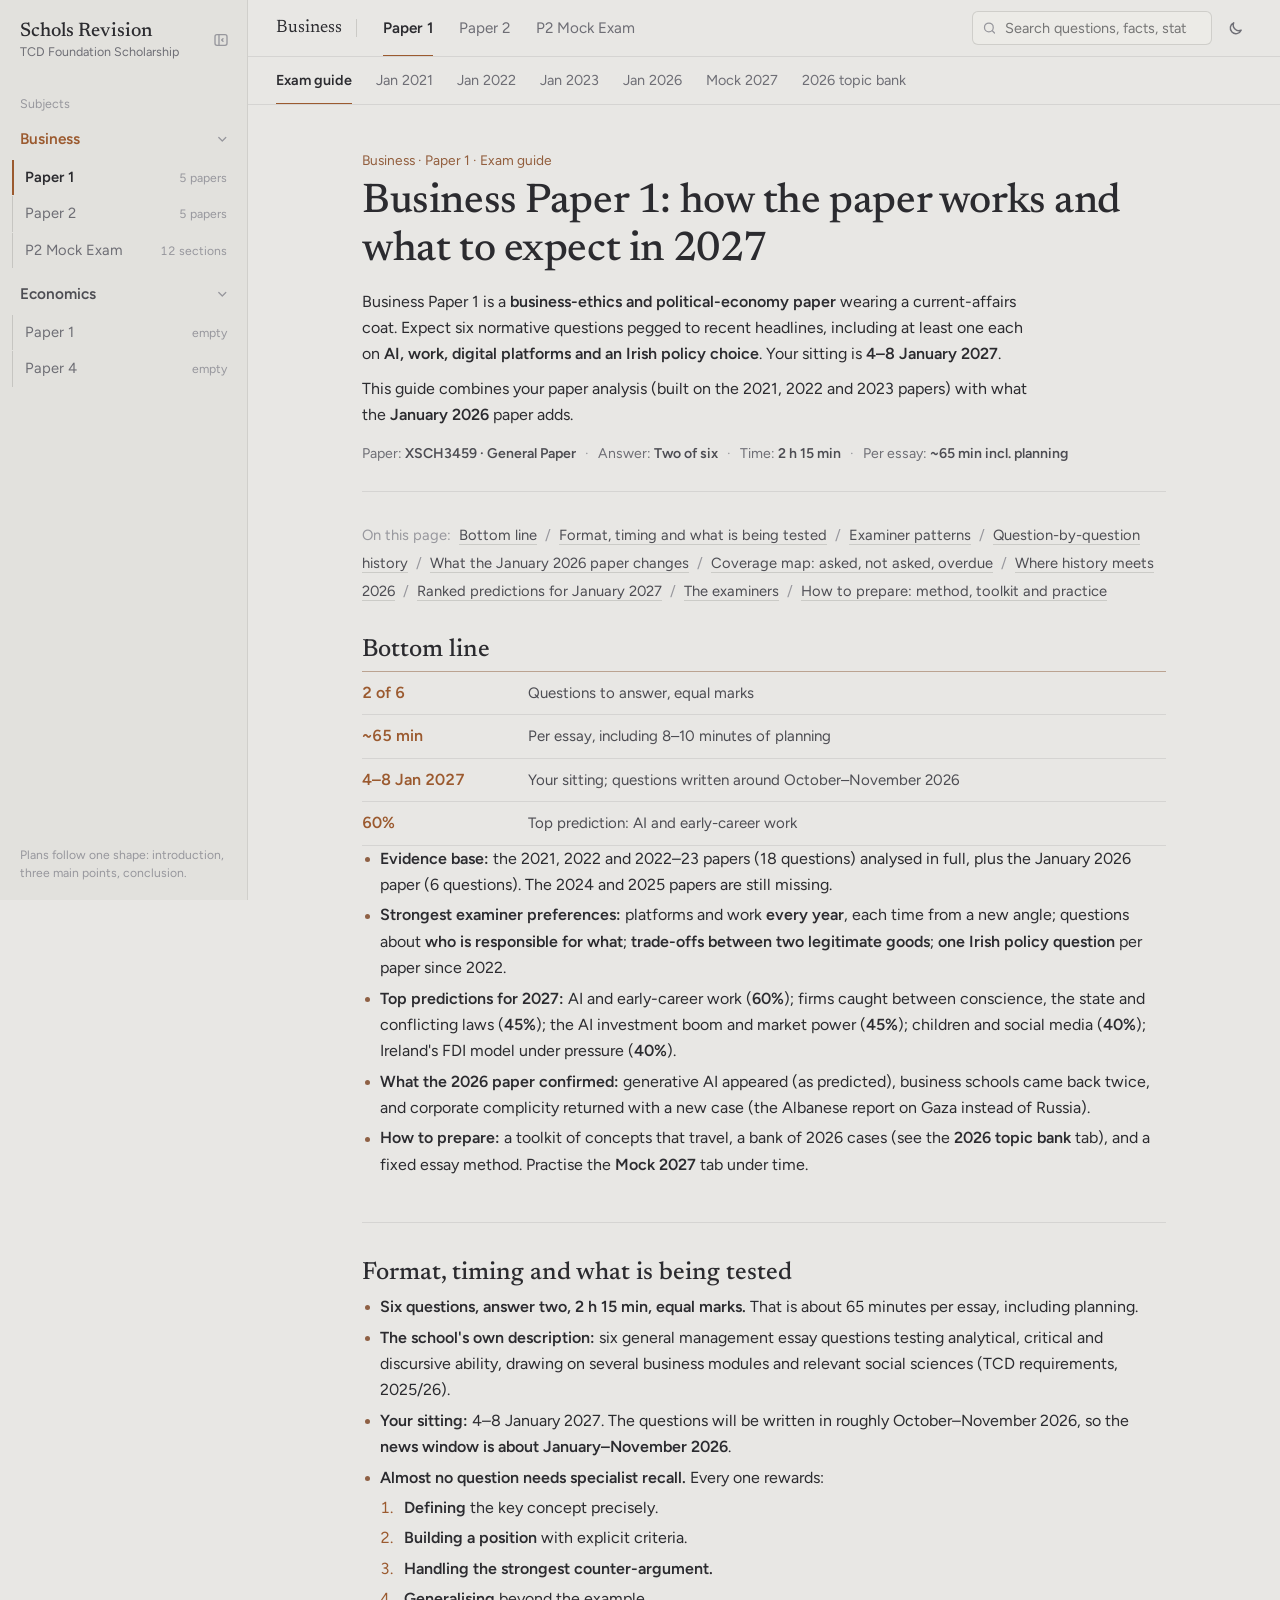
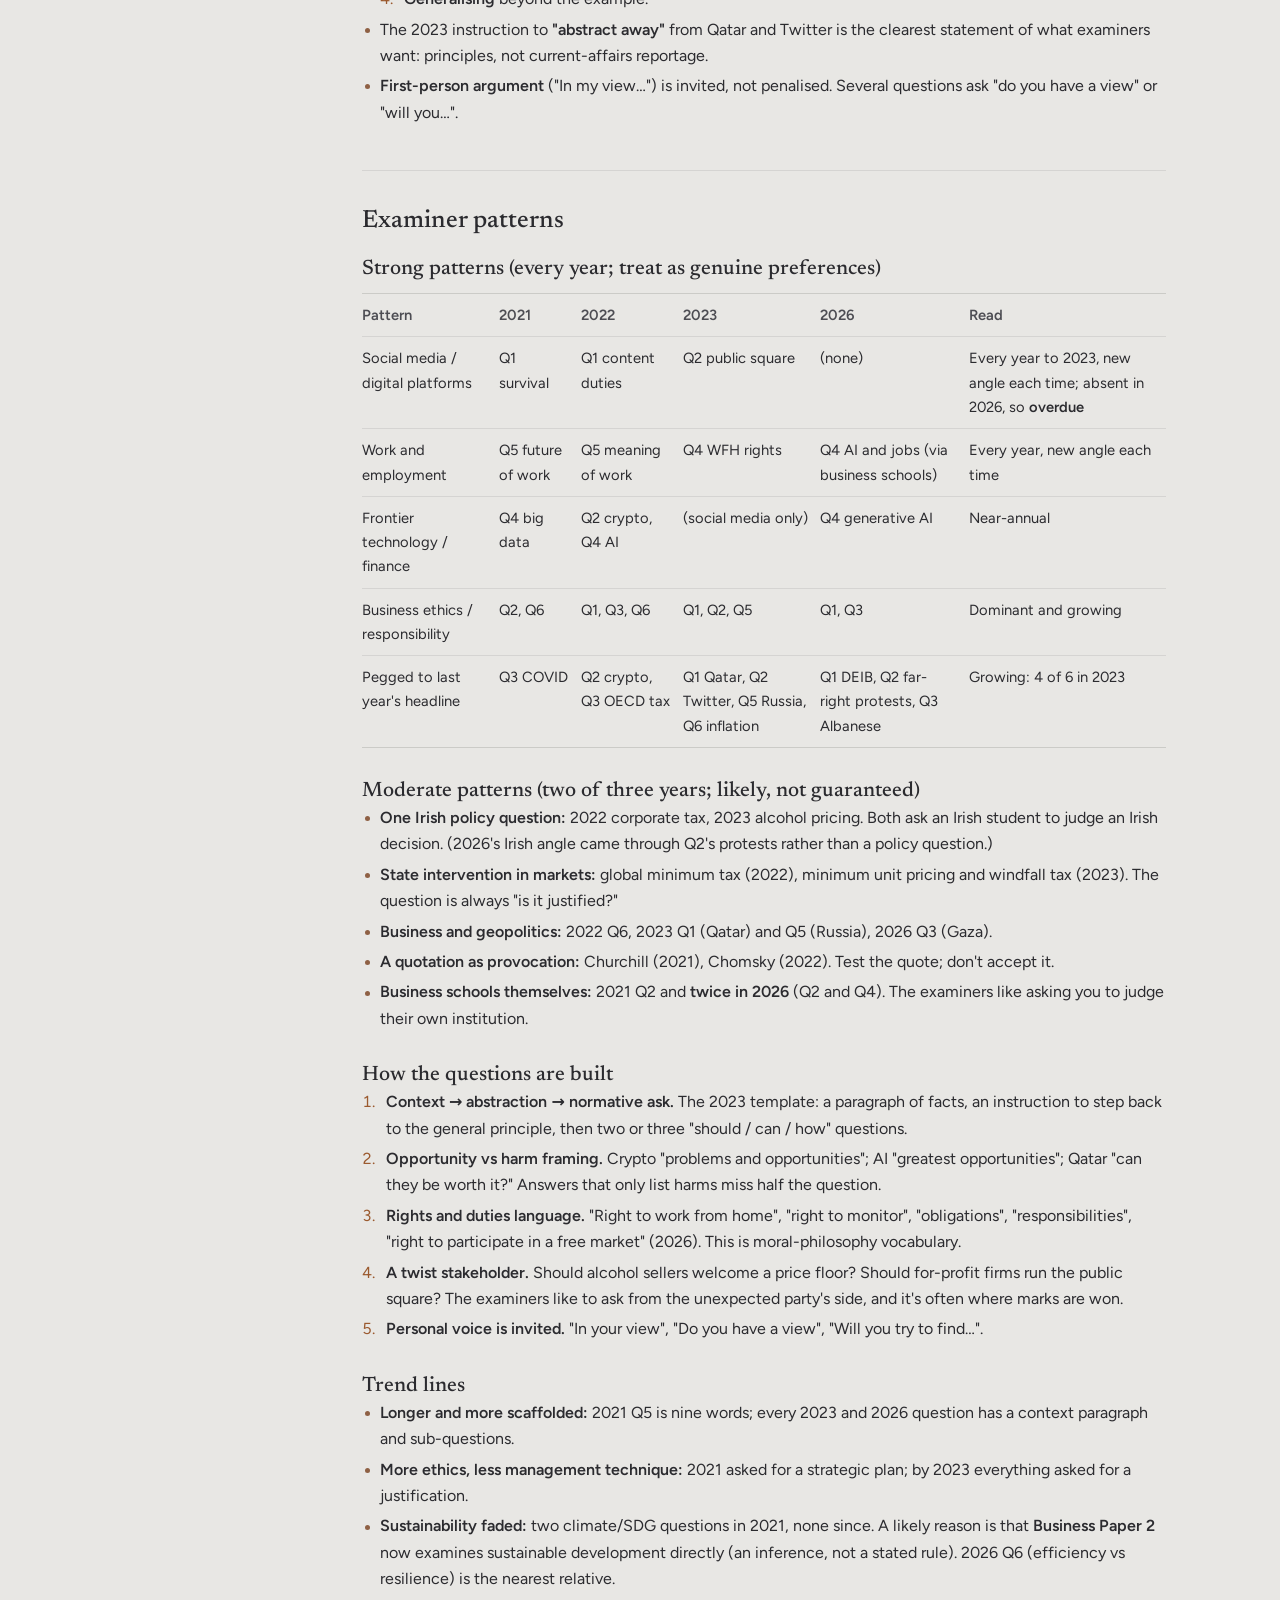
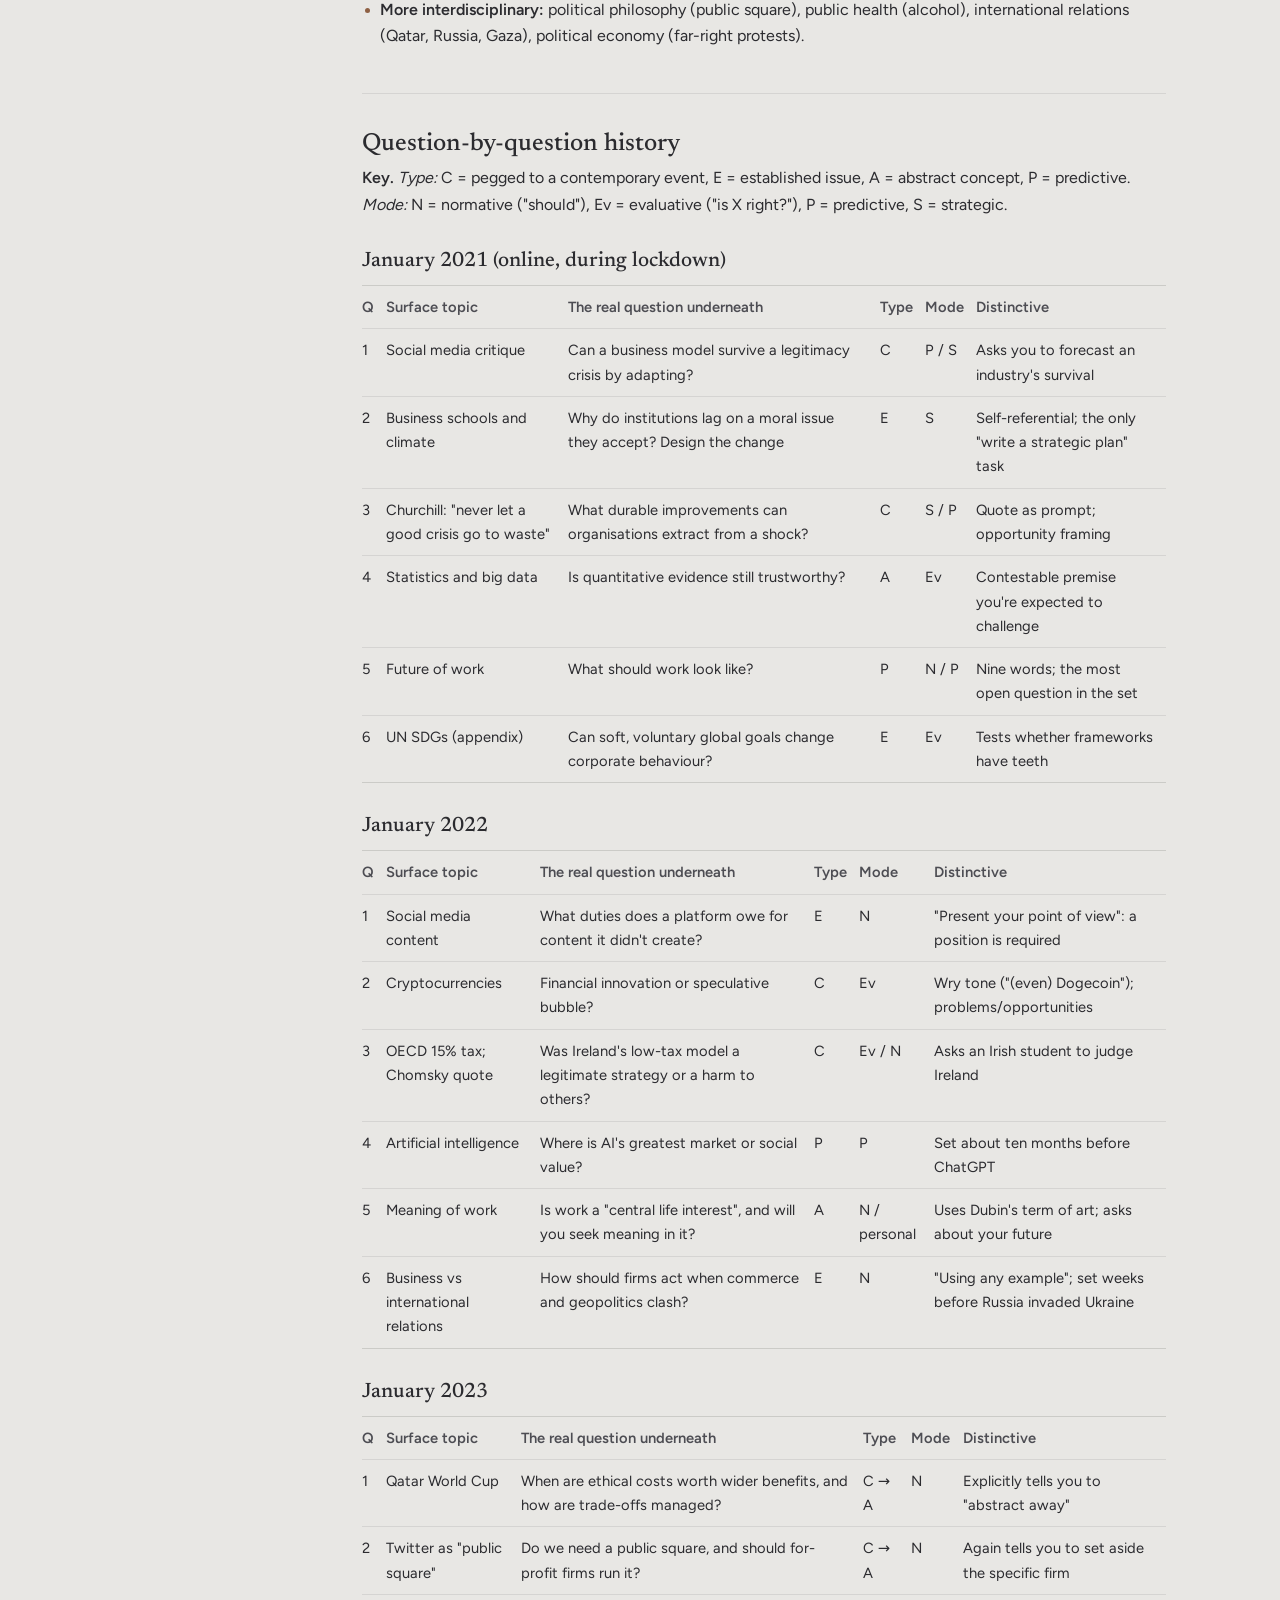
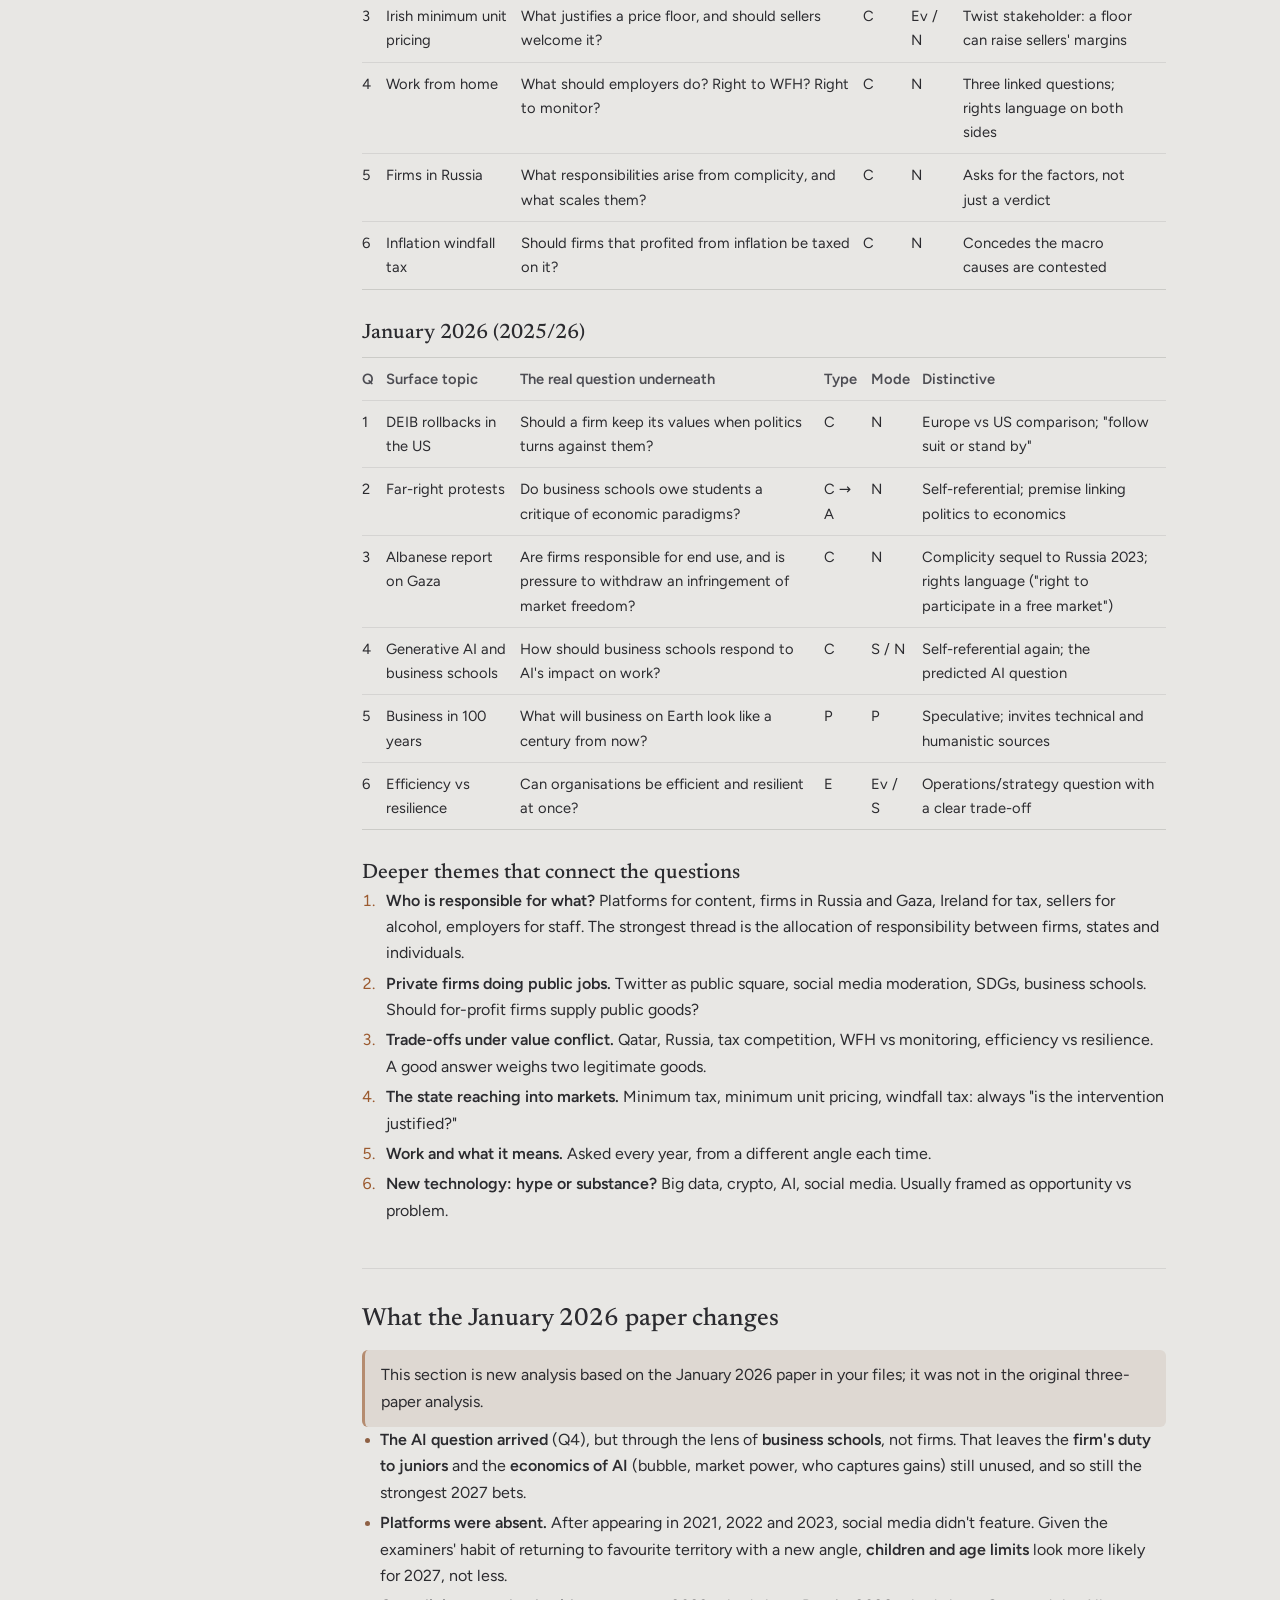
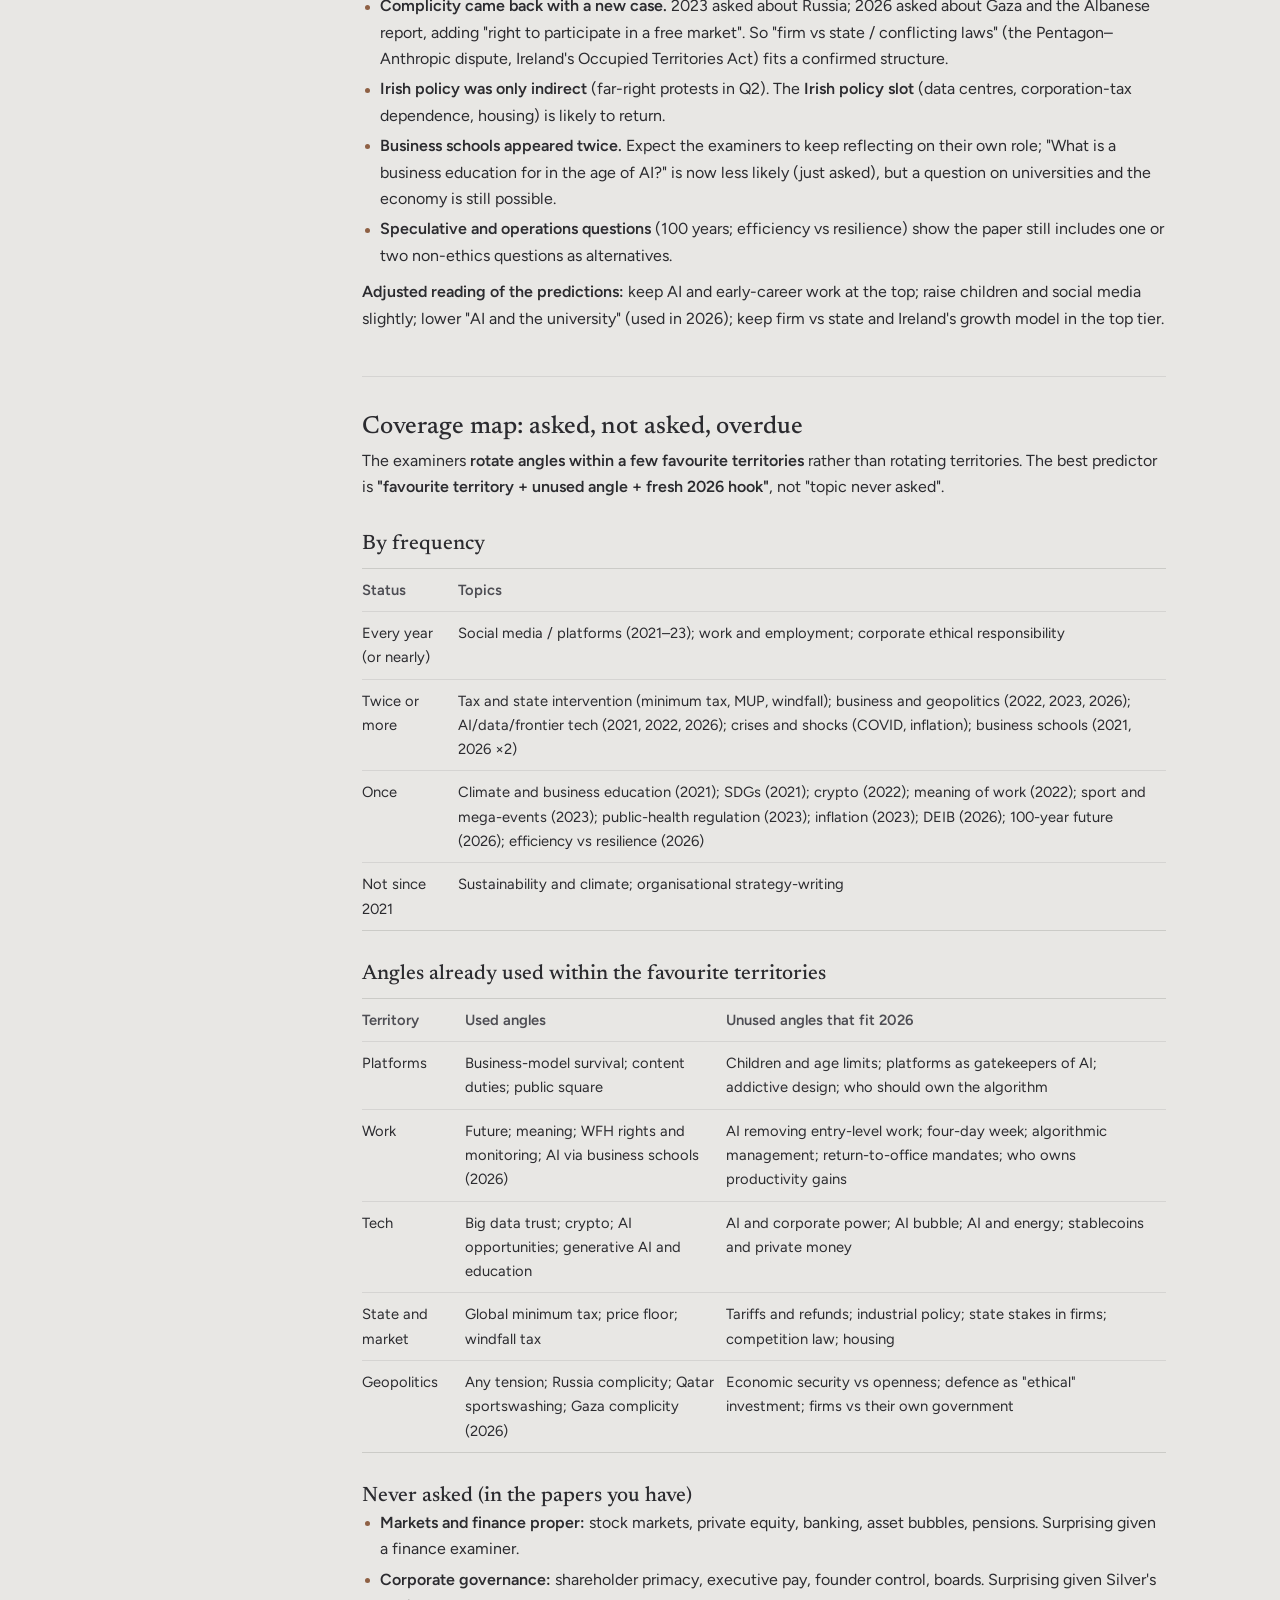
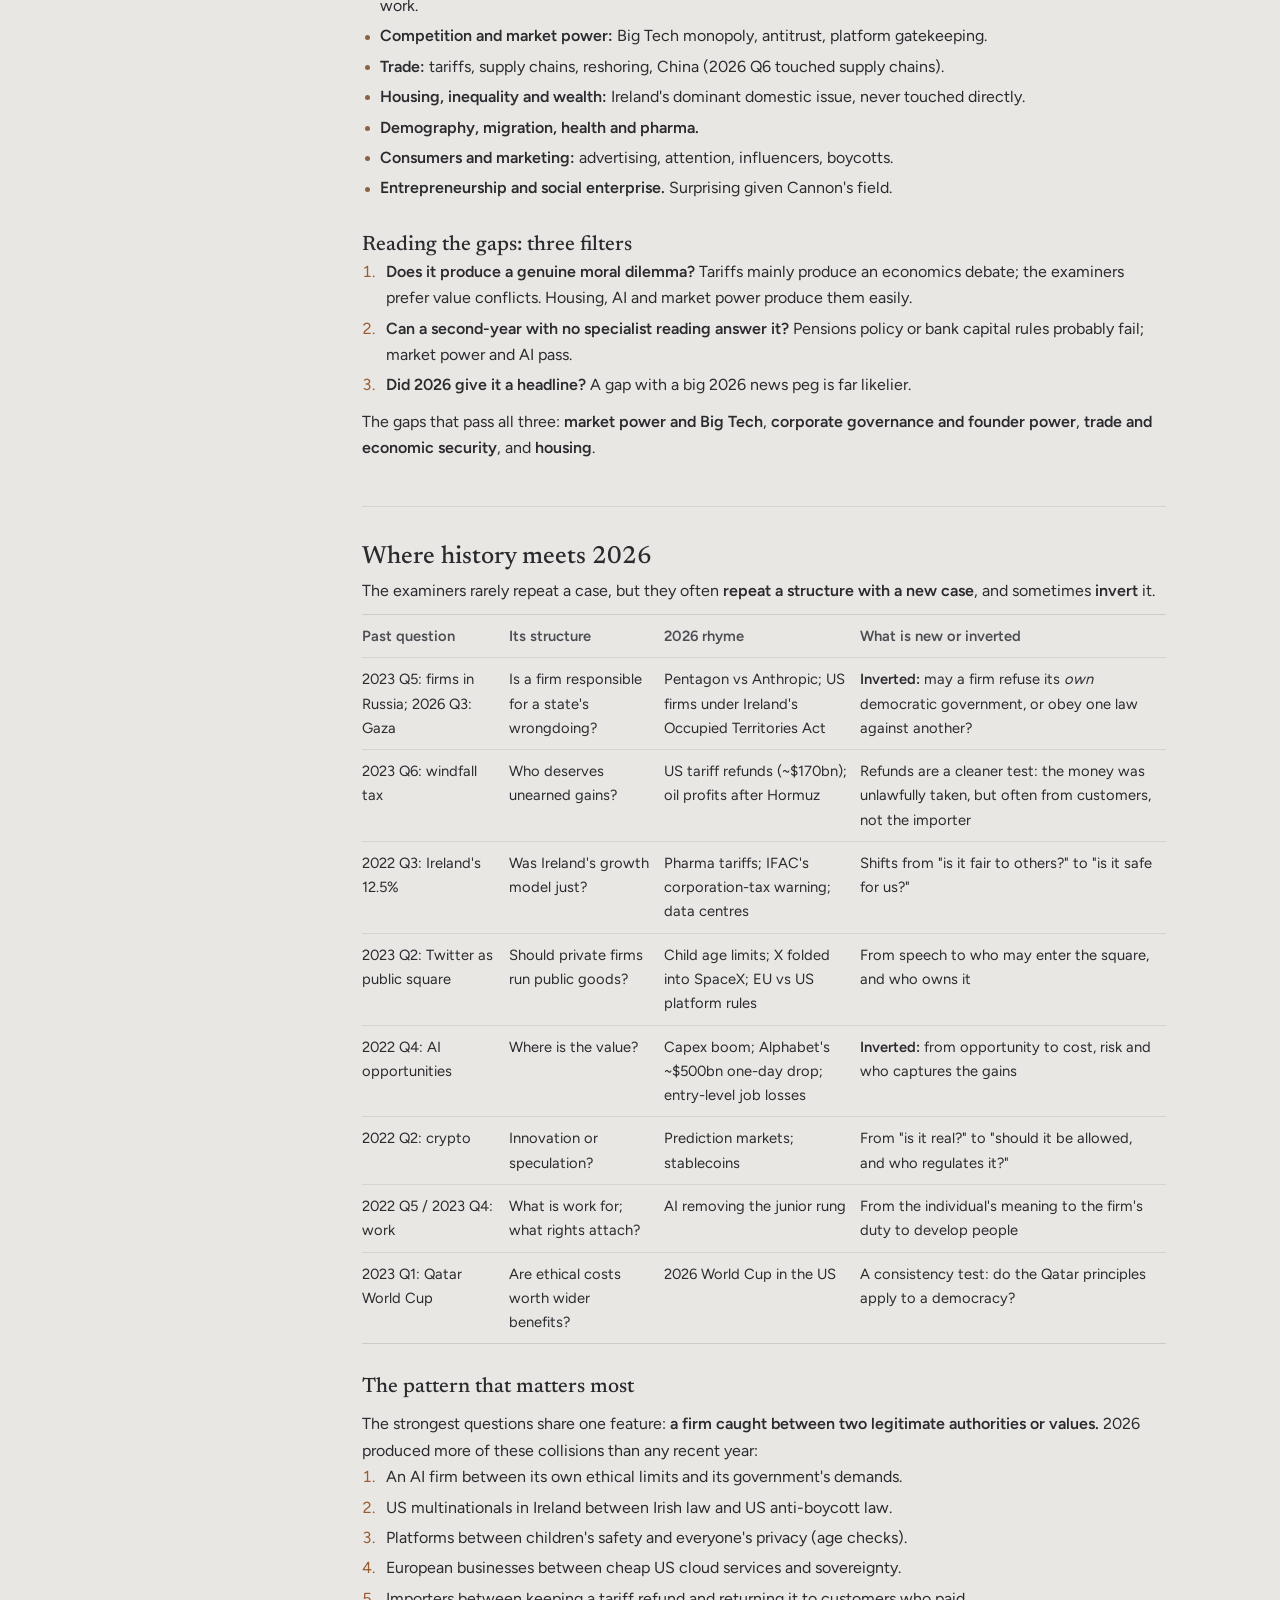
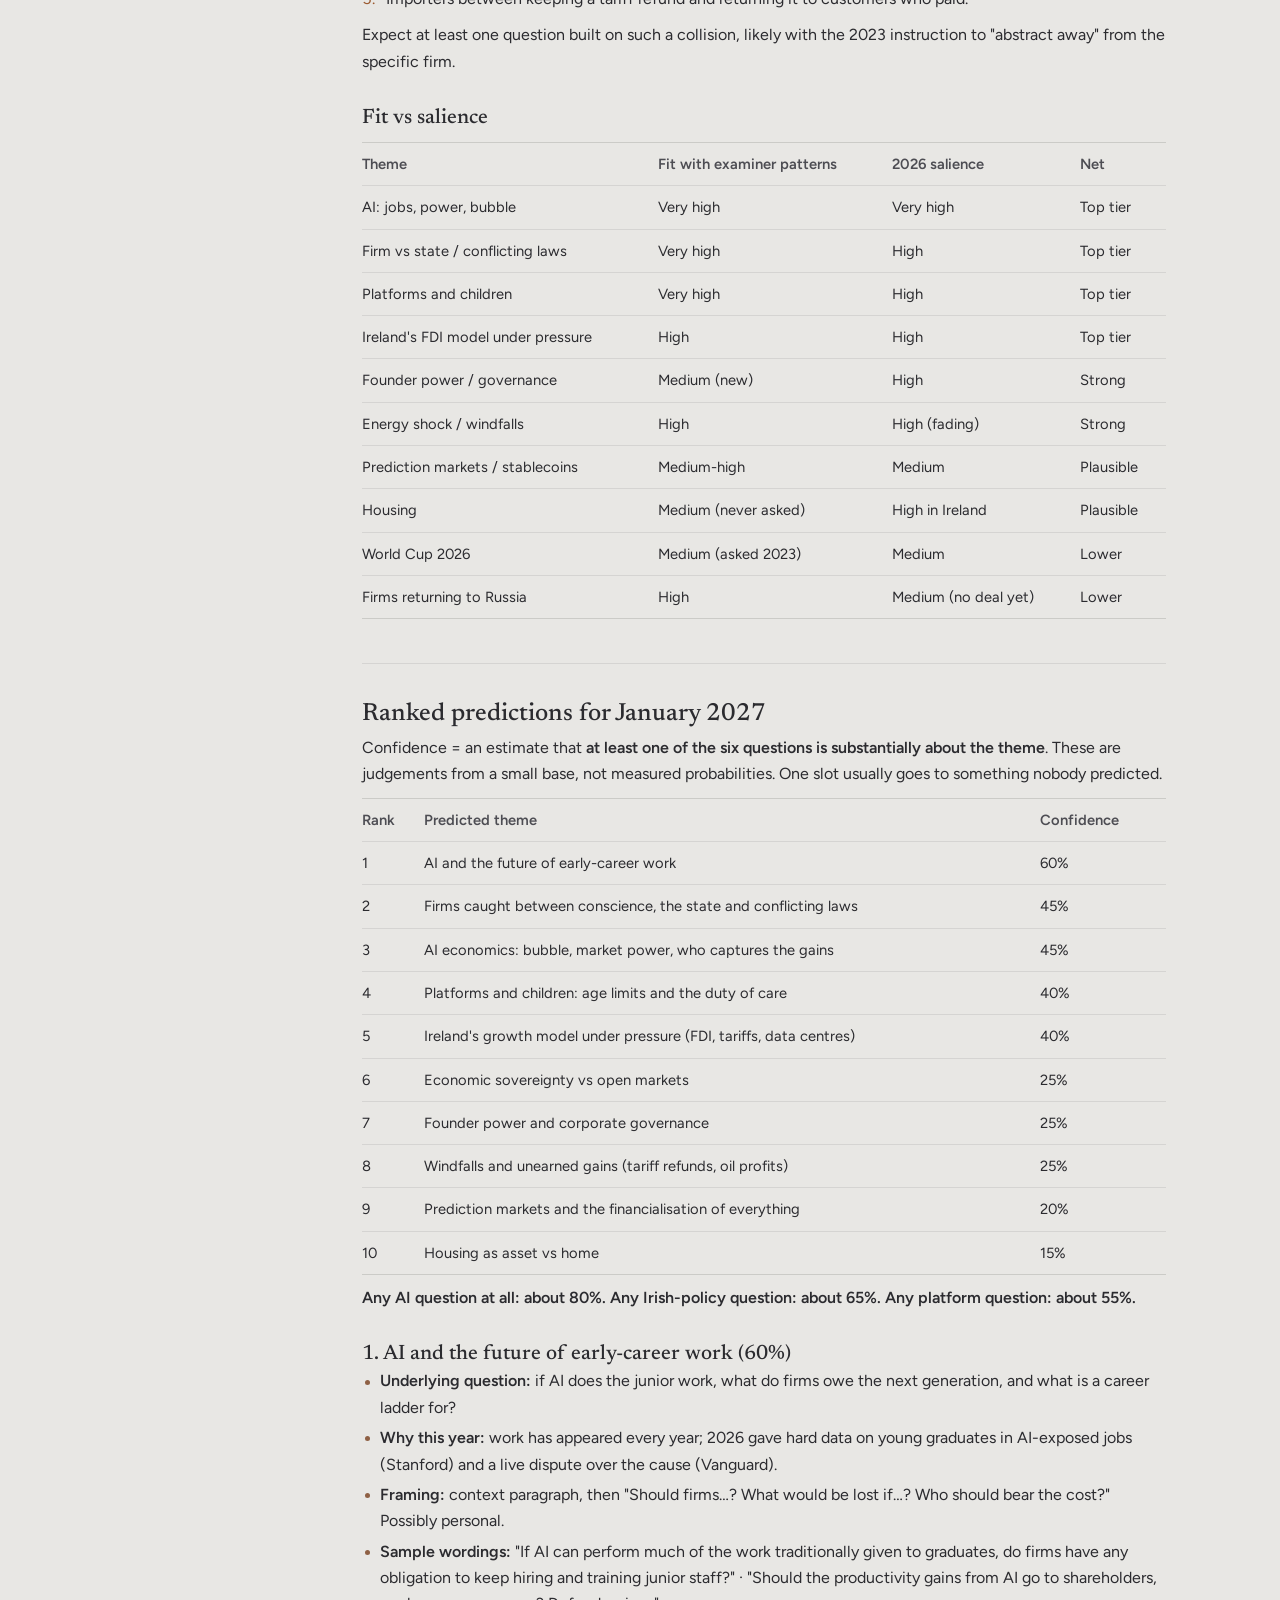
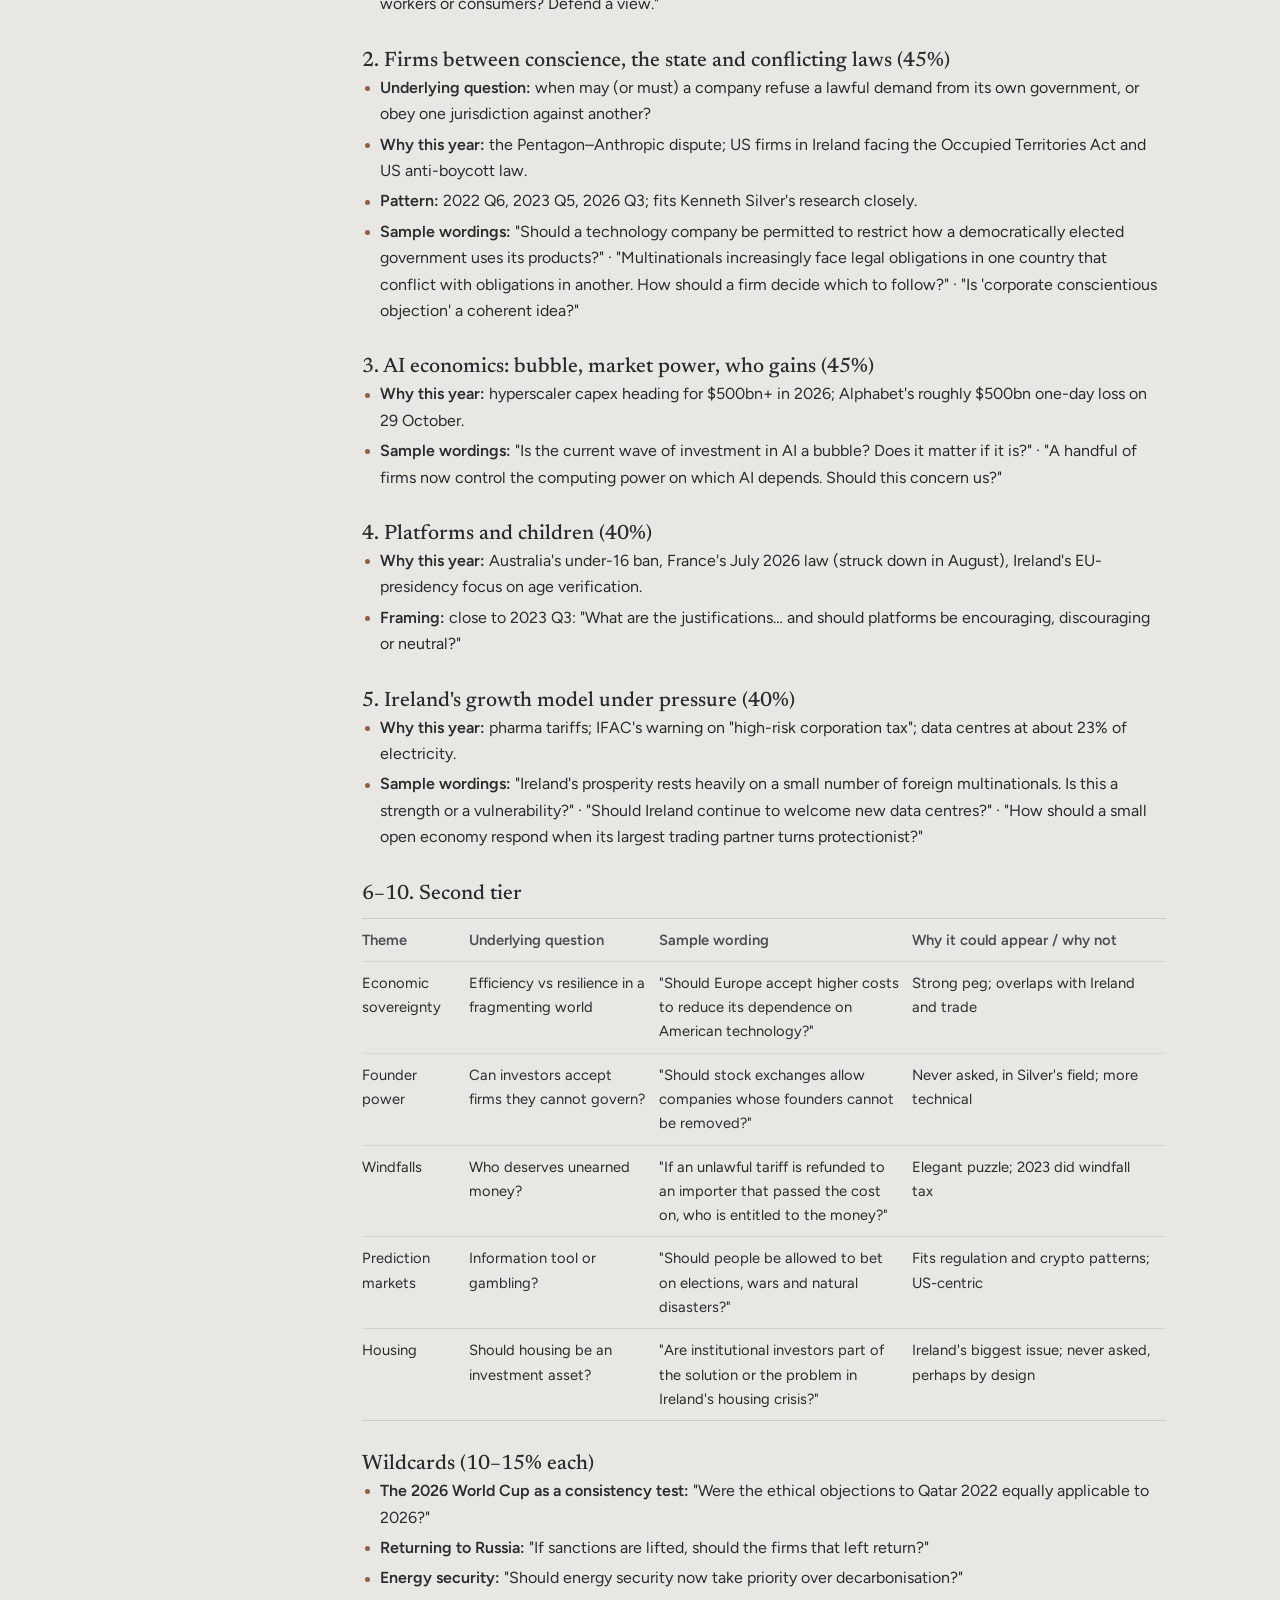
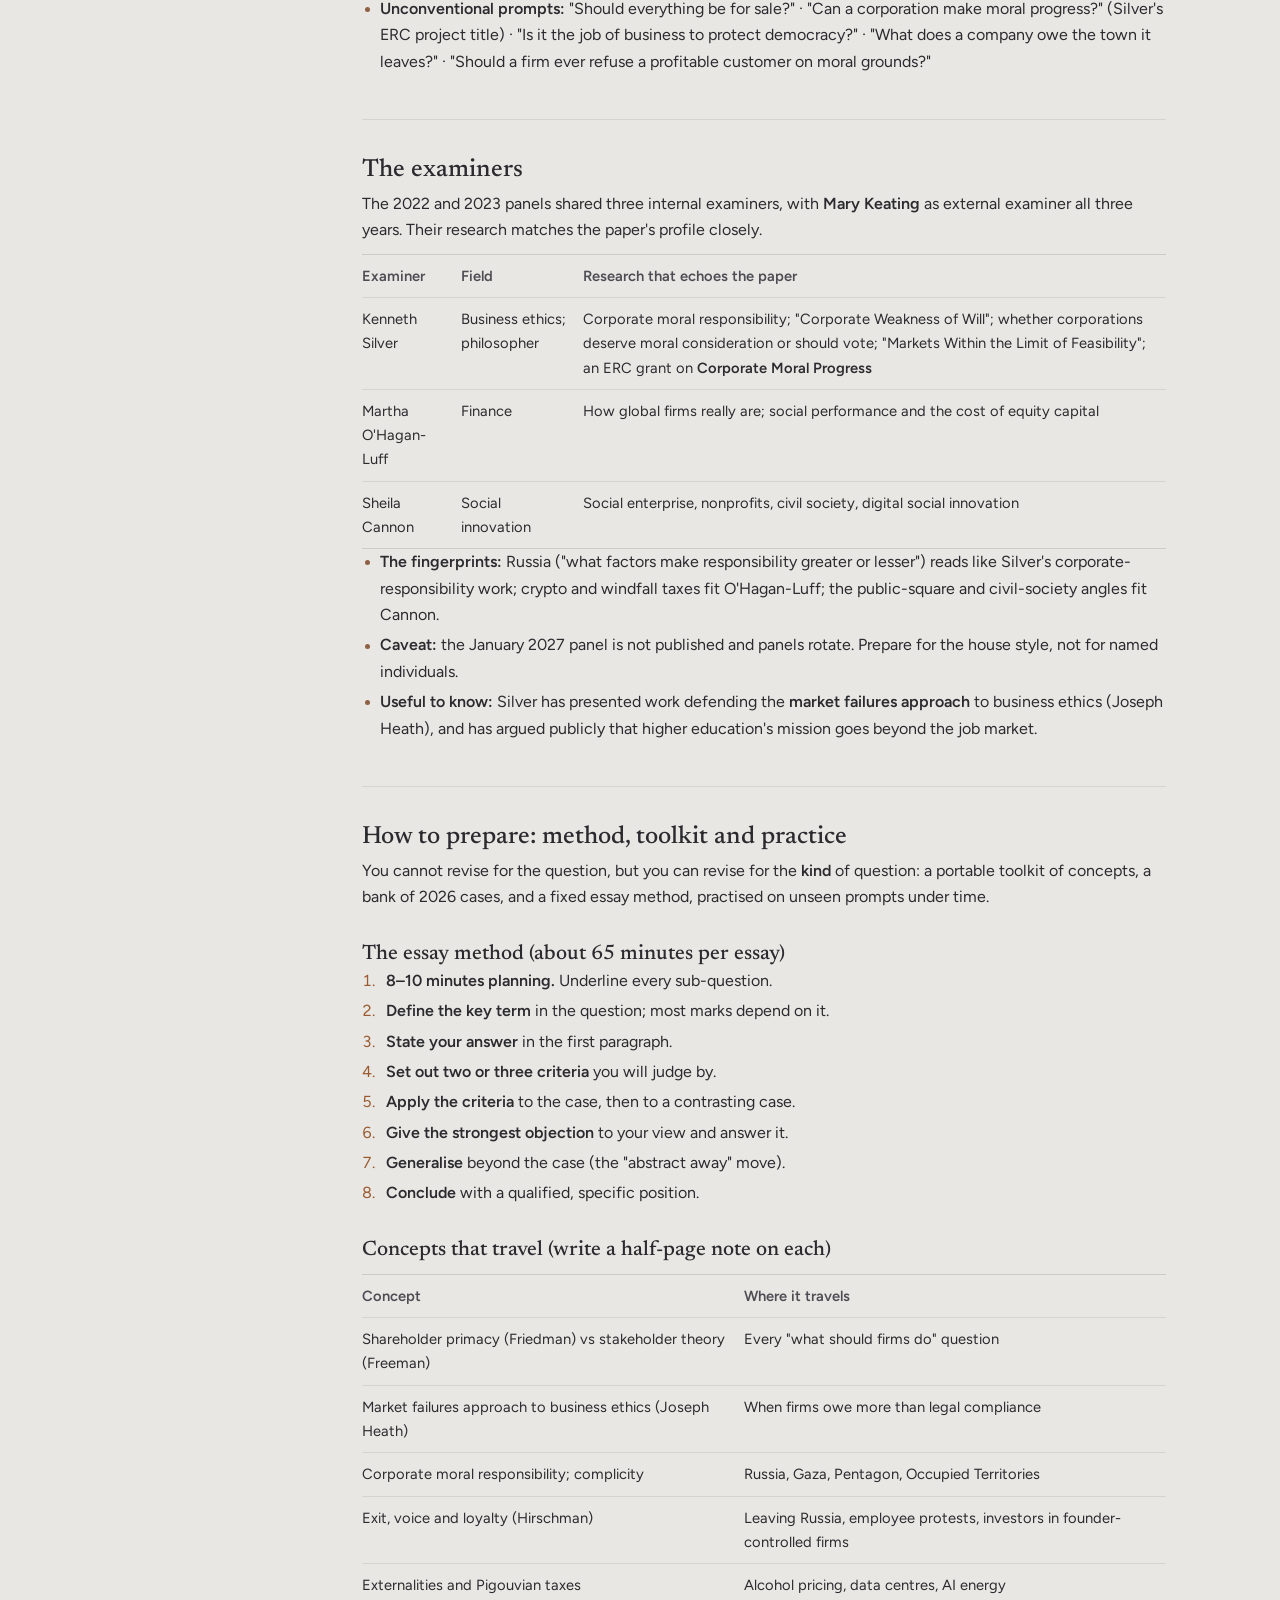
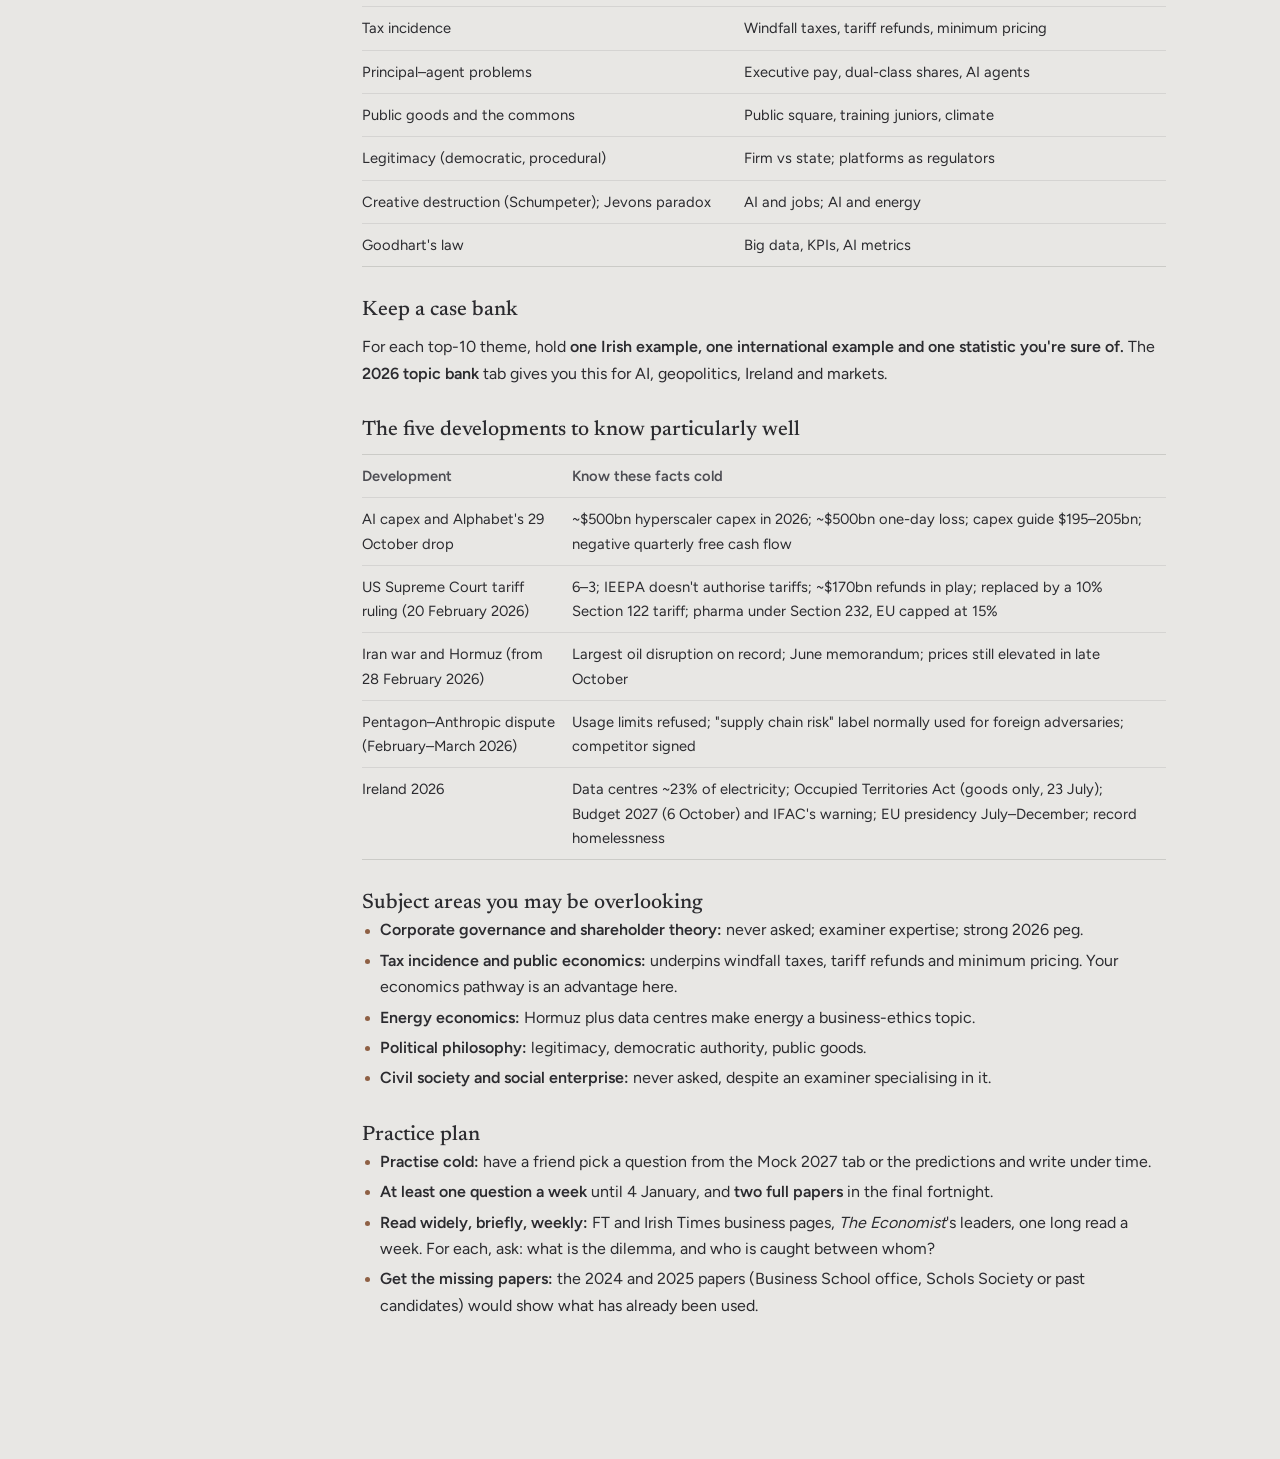
<file: index.html>
<!doctype html>
<html lang="en-IE">
<head>
  <meta charset="utf-8">
  <meta name="viewport" content="width=device-width, initial-scale=1, viewport-fit=cover">
  <title>Schols Revision · TCD Foundation Scholarship</title>
  <meta name="description" content="TCD Foundation Scholarship revision: past Schols papers for Business and Economics with dense, essay-ready plans.">
  <meta name="theme-color" content="#e8e7e4">
  <link rel="icon" href="assets/favicon.svg" type="image/svg+xml">
  <script>
    (function () {
      try {
        var t = JSON.parse(localStorage.getItem('schols-theme'));
        if (!t) t = matchMedia('(prefers-color-scheme: dark)').matches ? 'dark' : 'light';
        document.documentElement.dataset.theme = t;
      } catch (e) { document.documentElement.dataset.theme = 'light'; }
    })();
  </script>
  <link rel="preload" href="assets/fonts/figtree-latin-400-normal.woff2" as="font" type="font/woff2" crossorigin>
  <link rel="stylesheet" href="assets/css/tokens.css">
  <link rel="stylesheet" href="assets/css/app.css">
</head>
<body>
  <div class="shell" id="shell" data-collapsed="false" data-drawer="false">
    <aside class="side" aria-label="Subjects">
      <div class="side__head">
        <a class="brand" href="#/">
          <span class="brand__mark">S</span>
          <span class="brand__text"><span class="brand__title">Schols Revision</span><span class="brand__sub">TCD Foundation Scholarship</span></span>
        </a>
        <button class="side__collapse" id="collapse" type="button" aria-label="Collapse sidebar" title="Collapse sidebar">
          <svg width="16" height="16" viewBox="0 0 24 24" fill="none" stroke="currentColor" stroke-width="2" stroke-linecap="round" stroke-linejoin="round"><rect x="3" y="4" width="18" height="16" rx="3"/><path d="M9 4v16"/><path d="m15 10-2 2 2 2"/></svg>
        </button>
      </div>
      <nav class="side__nav" id="side-nav"></nav>
      <div class="side__foot"><span class="side__foot-text">Plans follow one shape: introduction, three main points, conclusion.</span></div>
    </aside>
    <div class="scrim" id="scrim"></div>

    <div class="main">
      <header class="top">
        <div class="top__row">
          <button class="menu-btn" id="menu" type="button" aria-label="Open menu">
            <svg width="18" height="18" viewBox="0 0 24 24" fill="none" stroke="currentColor" stroke-width="2" stroke-linecap="round"><path d="M4 7h16M4 12h16M4 17h16"/></svg>
          </button>
          <div class="crumb" id="crumb"></div>
          <nav class="tabs tabs--papers" id="paper-tabs" aria-label="Papers"></nav>
          <div class="top__tools">
            <div class="searchbox">
              <svg width="15" height="15" viewBox="0 0 24 24" fill="none" stroke="currentColor" stroke-width="2" stroke-linecap="round"><circle cx="11" cy="11" r="7"/><path d="m20 20-3.5-3.5"/></svg>
              <input id="search" type="search" placeholder="Search questions, facts, stats…" autocomplete="off" aria-label="Search">
              <div class="results" id="results" hidden></div>
            </div>
            <button class="icon-btn search-trigger" id="search-open" type="button" aria-label="Search">
              <svg width="16" height="16" viewBox="0 0 24 24" fill="none" stroke="currentColor" stroke-width="2" stroke-linecap="round"><circle cx="11" cy="11" r="7"/><path d="m20 20-3.5-3.5"/></svg>
            </button>
            <button class="icon-btn" id="theme" type="button" aria-label="Switch theme"></button>
          </div>
        </div>
        <nav class="subtabs" id="subtabs" aria-label="Papers in this section"></nav>
      </header>
      <main class="page" id="page"></main>
    </div>
  </div>
  <script type="module" src="src/main.js"></script>
</body>
</html>
</file>
<file: assets/css/tokens.css>
/* ==========================================================================
   Design tokens
   Warm paper-grey base, flat surfaces, one restrained accent per subject.
   ========================================================================== */

@font-face { font-family: 'Figtree'; src: url('../fonts/figtree-latin-400-normal.woff2') format('woff2'); font-weight: 400; font-style: normal; font-display: swap; }
@font-face { font-family: 'Figtree'; src: url('../fonts/figtree-latin-500-normal.woff2') format('woff2'); font-weight: 500; font-style: normal; font-display: swap; }
@font-face { font-family: 'Figtree'; src: url('../fonts/figtree-latin-600-normal.woff2') format('woff2'); font-weight: 600; font-style: normal; font-display: swap; }
@font-face { font-family: 'Newsreader'; src: url('../fonts/newsreader-latin-400-normal.woff2') format('woff2'); font-weight: 400; font-style: normal; font-display: swap; }
@font-face { font-family: 'Newsreader'; src: url('../fonts/newsreader-latin-400-italic.woff2') format('woff2'); font-weight: 400; font-style: italic; font-display: swap; }
@font-face { font-family: 'Newsreader'; src: url('../fonts/newsreader-latin-500-normal.woff2') format('woff2'); font-weight: 500; font-style: normal; font-display: swap; }
@font-face { font-family: 'Newsreader'; src: url('../fonts/newsreader-latin-500-italic.woff2') format('woff2'); font-weight: 500; font-style: italic; font-display: swap; }

:root {
  color-scheme: light;

  /* Base: pale sky, layered with soft colour pools (see base.css) */
  --bg: #e8e7e4;
  --bg-raise: #eeedea;
  --bg-sunken: #dfdedb;

  /* Ink: deep navy rather than black */
  --ink-1: #2b2b2f;
  --ink-2: #4d4d53;
  --ink-3: #6e6e75;
  --ink-4: #97979d;

  /* Hairlines */
  --line-1: rgba(30, 28, 25, 0.09);
  --line-2: rgba(30, 28, 25, 0.14);
  --line-3: rgba(30, 28, 25, 0.22);

  /* Frosted glass */
  --glass-chrome: rgba(234, 233, 230, 0.78);
  --glass-panel: linear-gradient(160deg, rgba(243, 242, 239, 0.7) 0%, rgba(238, 237, 234, 0.5) 100%);
  --glass-panel-solid: #efeeeb;
  --glass-edge: rgba(255, 255, 255, 0.4);
  --glass-highlight: inset 0 1px 0 rgba(255, 255, 255, 0.45);
  --glass-shadow: 0 1px 2px rgba(40, 36, 30, 0.05), 0 12px 32px -18px rgba(40, 36, 30, 0.22);
  --inset: rgba(242, 241, 238, 0.75);
  --blur: saturate(170%) blur(20px);

  /* Section accents: calm, ink-strength so they read on light glass */
  --accent-consumer: #2c8a71;
  --accent-production: #2f6db3;
  --accent-costs: #6f5bc2;
  --accent-competition: #137f95;
  --accent-monopoly: #bf5468;
  --accent-oligopoly: #8455b3;
  --accent-games: #3a6cd3;
  --accent-welfare: #9a7413;
  --accent-general: #56677f;
  --accent-business: #9b5a2f;
  --accent-econ: #2a7a63;
  --accent: #9b5a2f; /* default, overridden per subject */

  /* Semantic */
  --clue: #a06a1c;
  --trap: #b4473a;
  --ok: #2a7a63;

  /* Type */
  --font-sans: 'Figtree', ui-sans-serif, system-ui, -apple-system, 'Segoe UI', sans-serif;
  --font-mono: 'Figtree', ui-sans-serif, system-ui, sans-serif; /* labels use tabular figures, not a code font */
  --font-serif: 'Newsreader', 'Iowan Old Style', Georgia, serif;

  --fs-xs: 0.8rem;
  --fs-sm: 0.875rem;
  --fs-base: 1.03rem;
  --fs-md: 1.1rem;
  --fs-lg: 1.25rem;
  --fs-xl: 1.625rem;
  --fs-2xl: clamp(2.1rem, 3.4vw, 2.9rem);
  --fs-3xl: clamp(2.6rem, 5.4vw, 4.1rem);

  /* Space (4px grid) */
  --s-1: 4px; --s-2: 8px; --s-3: 12px; --s-4: 16px; --s-5: 20px;
  --s-6: 24px; --s-8: 32px; --s-10: 40px; --s-12: 48px; --s-16: 64px; --s-20: 80px;

  /* Radii */
  --r-xs: 6px;
  --r-sm: 9px;
  --r-md: 14px;
  --r-lg: 18px;

  /* Layout */
  --sidebar-w: 284px;
  --topbar-h: 62px;
  --subnav-h: 0px;
  --content-max: 980px;
  --toc-w: 216px;

  --ease: cubic-bezier(0.2, 0.7, 0.2, 1);

  /* Theme plumbing (overridden in dark mode) */
  --glass-rgb: 243, 242, 239;
  --glass-k: 0.9;
  --shadow-rgb: 40, 36, 30;
  --shadow-k: 1;
  --edge-hi: rgba(255, 255, 255, 0.5);
  --pressed: #f1f0ed;
  --card-open: linear-gradient(160deg, rgba(243, 242, 239, 0.82), rgba(238, 237, 234, 0.62));
  --drawer-bg: rgba(236, 235, 232, 0.95);
  --popover: rgba(239, 238, 235, 0.97);
  --thead-bg: rgba(222, 221, 217, 0.6);
  --sticky-th: #e9e8e5;
  --scrim: rgba(30, 28, 25, 0.22);
  --thumb: rgba(30, 28, 25, 0.16);
  --thumb-hover: rgba(30, 28, 25, 0.28);
  --brand-strong: #2b2b2f;
  --brand-strong-2: #1e1e21;
  --brand-on: #ffffff;
  --brand-ink: #2b2b2f;
  --highlight: rgba(155, 90, 47, 0.2);
  --mark-bg: rgba(242, 241, 238, 0.7);
  --mark-line-1: #9b5a2f;
  --mark-line-2: #b9a58f;
  --mark-dot: #ffffff;
  --atmos: none;
  /* Flat surfaces (no glass) */
  --surface: #ecebe7;
  --surface-2: #e4e3e0;
  --side-bg: #e2e1dd;
  --top-bg: #e8e7e4;
}

/* ---------- Dark theme: deep night-blue glass ---------- */
:root[data-theme='dark'] {
  color-scheme: dark;
  /* Neutral graphite: near-black with soft greys, colour only in the accents */
  --bg: #1a1a1c;
  --bg-raise: #202023;
  --bg-sunken: #151517;

  --ink-1: #dcdcdf;
  --ink-2: #b2b2b8;
  --ink-3: #8e8e95;
  --ink-4: #6c6c72;

  --line-1: rgba(255, 255, 255, 0.07);
  --line-2: rgba(255, 255, 255, 0.11);
  --line-3: rgba(255, 255, 255, 0.2);

  --glass-chrome: rgba(14, 14, 15, 0.7);
  --glass-panel: linear-gradient(160deg, rgba(255, 255, 255, 0.07) 0%, rgba(255, 255, 255, 0.03) 100%);
  --glass-panel-solid: #161617;
  --glass-edge: rgba(255, 255, 255, 0.1);
  --glass-highlight: inset 0 1px 0 rgba(255, 255, 255, 0.06);
  --glass-shadow: 0 1px 2px rgba(0, 0, 0, 0.4), 0 14px 36px -18px rgba(0, 0, 0, 0.8);
  --inset: rgba(0, 0, 0, 0.42);

  --accent-consumer: #7fcdb3;
  --accent-production: #8fb6ea;
  --accent-costs: #b3a8ec;
  --accent-competition: #74c6d2;
  --accent-monopoly: #ee9aa8;
  --accent-oligopoly: #c9a6e8;
  --accent-games: #9db7f2;
  --accent-welfare: #e2c878;
  --accent-general: #b9b9bf;
  --accent-business: #d9a47c;
  --accent-econ: #7fcdb3;
  --accent: #d9a47c;

  --clue: #e5bd6c;
  --trap: #ef8f82;
  --ok: #7fcdb3;

  --glass-rgb: 255, 255, 255;
  --glass-k: 0.1;
  --shadow-rgb: 0, 0, 0;
  --shadow-k: 2.4;
  --edge-hi: rgba(255, 255, 255, 0.22);
  --pressed: rgba(255, 255, 255, 0.13);
  --card-open: linear-gradient(160deg, rgba(255, 255, 255, 0.09), rgba(255, 255, 255, 0.04));
  --drawer-bg: rgba(24, 24, 26, 0.97);
  --popover: rgba(36, 36, 40, 0.98);
  --thead-bg: rgba(255, 255, 255, 0.05);
  --sticky-th: #151516;
  --scrim: rgba(0, 0, 0, 0.55);
  --thumb: rgba(255, 255, 255, 0.14);
  --thumb-hover: rgba(255, 255, 255, 0.26);
  --brand-strong: #ececee;
  --brand-strong-2: #ffffff;
  --brand-on: #111112;
  --brand-ink: #f2f2f3;
  --highlight: rgba(255, 255, 255, 0.16);
  --mark-bg: rgba(255, 255, 255, 0.06);
  --mark-line-1: #d6d6da;
  --mark-line-2: #8f8f95;
  --mark-dot: #0c0c0d;
  --atmos: none;
  --surface: #212124;
  --surface-2: #28282c;
  --side-bg: #161618;
  --top-bg: #1a1a1c;
}

[data-accent='business'] { --accent: var(--accent-business); }
[data-accent='econ'] { --accent: var(--accent-econ); }
[data-accent='consumer'] { --accent: var(--accent-consumer); }
[data-accent='production'] { --accent: var(--accent-production); }
[data-accent='costs'] { --accent: var(--accent-costs); }
[data-accent='competition'] { --accent: var(--accent-competition); }
[data-accent='monopoly'] { --accent: var(--accent-monopoly); }
[data-accent='oligopoly'] { --accent: var(--accent-oligopoly); }
[data-accent='games'] { --accent: var(--accent-games); }
[data-accent='welfare'] { --accent: var(--accent-welfare); }
[data-accent='general'] { --accent: var(--accent-general); }

@media (prefers-reduced-motion: reduce) {
  :root { --ease: linear; }
  *, *::before, *::after { transition-duration: 0.01ms !important; animation-duration: 0.01ms !important; scroll-behavior: auto !important; }
}
</file>
<file: assets/css/app.css>
/* ==========================================================================
   Schols revision: layout, navigation and essay typography.
   Deliberately plain: flat surfaces, hairlines, one accent, text-first.
   ========================================================================== */

*, *::before, *::after { box-sizing: border-box; }
html { -webkit-text-size-adjust: 100%; text-size-adjust: 100%; scroll-padding-top: calc(var(--top-h) + 16px); }
body, h1, h2, h3, h4, h5, p, ul, ol, figure { margin: 0; }
button, input { font: inherit; color: inherit; }
button { cursor: pointer; background: none; border: 0; padding: 0; }
a { color: inherit; text-decoration: none; }
[hidden] { display: none !important; }

:root {
  --side-w: 248px;
  --side-w-collapsed: 60px;
  --top-h: 104px;
  --content-max: 860px;
}

body {
  min-height: 100vh;
  background: var(--bg);
  color: var(--ink-1);
  font-family: var(--font-sans);
  font-size: var(--fs-base);
  line-height: 1.6;
  -webkit-font-smoothing: antialiased;
  overflow-x: hidden;
}

::selection { background: color-mix(in srgb, var(--accent) 26%, transparent); }
:focus-visible { outline: 2px solid var(--accent); outline-offset: 2px; border-radius: 4px; }
* { scrollbar-width: thin; scrollbar-color: var(--thumb) transparent; }

/* Flat surface (the class name is kept from the old glass style) */
.glass { background: var(--surface); border: 1px solid var(--line-1); }

/* ==========================================================================
   Shell
   ========================================================================== */
.shell { display: grid; grid-template-columns: var(--side-w) minmax(0, 1fr); min-height: 100vh; transition: grid-template-columns 0.25s var(--ease); }
.shell[data-collapsed='true'] { grid-template-columns: var(--side-w-collapsed) minmax(0, 1fr); }

/* ---------- Sidebar ---------- */
.side {
  position: sticky; top: 0; height: 100vh;
  display: flex; flex-direction: column;
  background: var(--side-bg);
  border-right: 1px solid var(--line-1);
  overflow: hidden;
  z-index: 40;
}
.side__head { display: flex; align-items: center; gap: 10px; padding: 20px 12px 16px 20px; min-height: 68px; }
.brand { display: flex; align-items: baseline; gap: 10px; min-width: 0; }
.brand__mark { display: none; font-family: var(--font-serif); font-size: 1.35rem; color: var(--ink-1); }
.brand__text { min-width: 0; line-height: 1.25; white-space: nowrap; }
.brand__title { display: block; font-family: var(--font-serif); font-size: 1.22rem; font-weight: 500; color: var(--ink-1); }
.brand__sub { display: block; font-size: 0.78rem; color: var(--ink-3); }
.side__collapse {
  margin-left: auto; flex: none; width: 28px; height: 28px; border-radius: 6px;
  display: grid; place-items: center; color: var(--ink-4);
  transition: color 0.2s, transform 0.25s var(--ease);
}
.side__collapse:hover { color: var(--ink-1); }
.shell[data-collapsed='true'] .side__collapse { transform: rotate(180deg); margin-left: 0; }
.shell[data-collapsed='true'] .side__head { flex-direction: column; align-items: center; padding: 18px 0 10px; gap: 14px; }
.shell[data-collapsed='true'] .brand__mark { display: block; }
.shell[data-collapsed='true'] .brand__text,
.shell[data-collapsed='true'] .side__label,
.shell[data-collapsed='true'] .side__papers,
.shell[data-collapsed='true'] .side__foot-text,
.shell[data-collapsed='true'] .subject__chev { display: none; }

.side__nav { flex: 1; overflow-y: auto; padding: 4px 12px 16px; }
.side__label { padding: 14px 8px 6px; font-size: 0.78rem; color: var(--ink-4); }
.subject { margin-bottom: 6px; }
.subject__btn {
  width: 100%; display: flex; align-items: center; gap: 10px;
  padding: 7px 8px; border-radius: 6px; text-align: left;
  color: var(--ink-2); font-weight: 600; font-size: 0.96rem;
  transition: color 0.18s;
}
.subject__btn:hover { color: var(--ink-1); }
.subject__icon { display: none; font-family: var(--font-serif); font-size: 1.05rem; font-weight: 500; width: 28px; text-align: center; color: var(--ink-3); }
.subject[data-active='true'] > .subject__btn { color: var(--ink-1); }
.subject[data-active='true'] .subject__icon { color: var(--accent); }
.subject__chev { margin-left: auto; color: var(--ink-4); transition: transform 0.2s var(--ease); }
.subject[data-open='true'] .subject__chev { transform: rotate(90deg); }
.side__papers { display: grid; grid-template-rows: 0fr; transition: grid-template-rows 0.22s var(--ease); }
.subject[data-open='true'] .side__papers { grid-template-rows: 1fr; }
.side__papers > ul { overflow: hidden; padding-left: 8px; list-style: none; margin: 0; }
.side ul, .md ul, .md ol { list-style: none; padding: 0; margin: 0; }
.side__paper {
  display: flex; align-items: baseline; gap: 8px; margin: 1px 0;
  padding: 6px 8px 6px 12px; font-size: 0.92rem; color: var(--ink-3);
  border-left: 1px solid var(--line-2);
  transition: color 0.18s, border-color 0.18s;
}
.side__paper:hover { color: var(--ink-1); }
.side__paper[aria-current='page'] { color: var(--ink-1); font-weight: 600; border-left: 2px solid var(--accent); padding-left: 11px; }
.side__paper-count { margin-left: auto; font-size: 0.76rem; color: var(--ink-4); font-weight: 400; font-variant-numeric: tabular-nums; }
.side__foot { padding: 14px 20px 18px; font-size: 0.76rem; color: var(--ink-4); line-height: 1.5; }
.shell[data-collapsed='true'] .subject__icon { display: block; }
.shell[data-collapsed='true'] .subject__btn { justify-content: center; padding: 8px 0; }
.shell[data-collapsed='true'] .subject__btn > span:not(.subject__icon) { display: none; }

/* ---------- Top bars ---------- */
.main { min-width: 0; display: flex; flex-direction: column; }
.top { position: sticky; top: 0; z-index: 30; background: var(--top-bg); border-bottom: 1px solid var(--line-1); }
.top__row { display: flex; align-items: center; gap: 14px; padding: 0 28px; height: 56px; }
.menu-btn { display: none; width: 34px; height: 34px; border-radius: 6px; place-items: center; color: var(--ink-2); }
.crumb { white-space: nowrap; display: flex; align-items: center; gap: 10px; }
.crumb__subject { font-family: var(--font-serif); font-size: 1.12rem; color: var(--ink-1); }
.crumb__sep { width: 1px; height: 18px; background: var(--line-2); margin-left: 4px; }

.tabs { position: relative; display: flex; gap: 2px; overflow-x: auto; scrollbar-width: none; }
.tabs::-webkit-scrollbar { display: none; }
.tab {
  position: relative; flex: none; padding: 0 12px; height: 56px; display: flex; align-items: center;
  font-size: 0.95rem; color: var(--ink-3); white-space: nowrap; transition: color 0.18s;
}
.tab:hover { color: var(--ink-1); }
.tab[aria-current='page'] { color: var(--ink-1); font-weight: 600; }
.tab[aria-current='page']::after { content: ''; position: absolute; left: 12px; right: 12px; bottom: -1px; height: 2px; background: var(--ink-1); }
.top__tools { margin-left: auto; display: flex; align-items: center; gap: 6px; }

.searchbox { position: relative; }
.searchbox input {
  width: 240px; height: 34px; padding: 0 10px 0 32px; border-radius: 6px;
  border: 1px solid var(--line-2); background: var(--surface); color: var(--ink-1);
  font-size: 0.9rem; outline: none; transition: border-color 0.2s, width 0.25s var(--ease);
}
.searchbox input:focus { border-color: var(--line-3); }
.searchbox svg { position: absolute; left: 10px; top: 50%; transform: translateY(-50%); color: var(--ink-4); pointer-events: none; }
.icon-btn { width: 34px; height: 34px; border-radius: 6px; display: grid; place-items: center; color: var(--ink-3); transition: color 0.2s; }
.icon-btn:hover { color: var(--ink-1); }

.subtabs { display: flex; align-items: stretch; gap: 0; padding: 0 16px; height: 48px; border-top: 1px solid var(--line-1); overflow-x: auto; scrollbar-width: none; }
.subtabs::-webkit-scrollbar { display: none; }
.subtab {
  position: relative; flex: none; padding: 0 12px; display: flex; align-items: center;
  font-size: 0.9rem; color: var(--ink-3); white-space: nowrap; transition: color 0.18s;
}
.subtab:hover { color: var(--ink-1); }
.subtab[aria-current='page'] { color: var(--ink-1); font-weight: 600; }
.subtab[aria-current='page']::after { content: ''; position: absolute; left: 12px; right: 12px; bottom: -1px; height: 2px; background: var(--accent); }
.subtab__num { color: var(--ink-4); font-variant-numeric: tabular-nums; margin-right: 6px; font-weight: 400; }
.subtab-gap { flex: none; width: 1px; margin: 14px 6px; background: var(--line-2); }

/* ==========================================================================
   Page content
   ========================================================================== */
.page { width: 100%; max-width: var(--content-max); margin: 0 auto; padding: 44px 28px 140px; }
.hero { margin-bottom: 30px; padding-bottom: 26px; border-bottom: 1px solid var(--line-1); }
.eyebrow { font-size: 0.86rem; color: var(--ink-3); margin-bottom: 8px; }
.hero h1 { font-family: var(--font-serif); font-weight: 500; font-size: clamp(2rem, 3.4vw, 2.6rem); line-height: 1.15; letter-spacing: -0.01em; }
.hero__summary { margin-top: 14px; color: var(--ink-2); font-size: 1.03rem; max-width: 68ch; }
.hero__summary p { color: var(--ink-2); }
.hero__summary p + p { margin-top: 8px; }
.hero__meta { margin-top: 14px; font-size: 0.88rem; color: var(--ink-3); }
.hero__meta strong { color: var(--ink-2); font-weight: 600; }
.hero__meta span + span::before { content: '·'; margin: 0 9px; color: var(--ink-4); }

.contents { margin: 0 0 30px; font-size: 0.92rem; color: var(--ink-3); line-height: 1.9; }
.contents__label { color: var(--ink-4); margin-right: 8px; }
.contents a { color: var(--ink-2); border-bottom: 1px solid var(--line-2); }
.contents a:hover { color: var(--ink-1); border-bottom-color: var(--ink-3); }
.contents a + a::before { content: ''; }
.contents__sep { color: var(--ink-4); margin: 0 8px; }

.note-inline { font-size: 0.84rem; color: var(--clue); }

.toolbar { display: flex; align-items: center; gap: 4px; margin: 8px 0 14px; flex-wrap: wrap; }
.toolbar__title { font-size: 0.88rem; color: var(--ink-3); margin-right: auto; }
.btn { height: 30px; padding: 0 10px; border-radius: 6px; font-size: 0.85rem; color: var(--ink-3); transition: color 0.18s, background 0.18s; }
.btn:hover { color: var(--ink-1); background: var(--surface); }

.section-head { margin: 44px 0 14px; scroll-margin-top: calc(var(--top-h) + 16px); }
.section-head h2 { font-family: var(--font-serif); font-weight: 500; font-size: 1.5rem; }
.section-head p { color: var(--ink-3); font-size: 0.92rem; margin-top: 2px; }
.section-intro { color: var(--ink-2); margin: -4px 0 16px; max-width: 70ch; }

/* ---------- Question / topic cards ---------- */
.qlist { display: grid; gap: 12px; }
.qcard { border-radius: 8px; scroll-margin-top: calc(var(--top-h) + 16px); overflow: hidden; }
.qcard__head { padding: 22px 26px 18px; }
.qcard__meta { display: flex; align-items: baseline; gap: 10px; flex-wrap: wrap; margin-bottom: 6px; font-size: 0.84rem; color: var(--ink-3); }
.qcard__num { font-weight: 600; color: var(--ink-2); }
.qcard__link { margin-left: auto; color: var(--ink-4); font-size: 0.8rem; }
.qcard__link:hover { color: var(--ink-1); }
.qcard__title { font-family: var(--font-serif); font-weight: 500; font-size: 1.38rem; line-height: 1.28; }
.qcard__prompt { margin-top: 12px; padding-left: 14px; border-left: 2px solid var(--line-2); color: var(--ink-2); font-size: 0.98rem; }
.qcard__prompt p { color: var(--ink-2); }
.qcard__prompt p + p { margin-top: 8px; }
.qcard__tags { margin-top: 12px; font-size: 0.84rem; color: var(--ink-4); }

.toggle {
  width: 100%; display: flex; align-items: center; gap: 10px; padding: 12px 26px;
  border-top: 1px solid var(--line-1); text-align: left;
  font-size: 0.92rem; font-weight: 600; color: var(--ink-2);
  transition: color 0.18s;
}
.toggle:hover { color: var(--ink-1); }
.toggle__hint { font-weight: 400; color: var(--ink-4); font-size: 0.84rem; }
.toggle__chev { margin-left: auto; color: var(--ink-4); display: grid; transition: transform 0.22s var(--ease); }
.qcard[data-open='true'] .toggle__chev { transform: rotate(180deg); }
.qcard__body { display: grid; grid-template-rows: 0fr; transition: grid-template-rows 0.28s var(--ease); }
.qcard[data-open='true'] .qcard__body { grid-template-rows: 1fr; }
.qcard__inner { overflow: hidden; }
.qcard[data-open='true'] .qcard__inner { overflow: visible; }
.qcard__content { padding: 0 26px 28px; border-top: 1px solid var(--line-1); }

.atabs { display: flex; gap: 22px; margin: 4px 0 8px; border-bottom: 1px solid var(--line-1); overflow-x: auto; }
.atab { flex: none; padding: 12px 0 10px; font-size: 0.9rem; color: var(--ink-3); white-space: nowrap; border-bottom: 2px solid transparent; margin-bottom: -1px; transition: color 0.18s; }
.atab:hover { color: var(--ink-1); }
.atab[aria-selected='true'] { color: var(--ink-1); font-weight: 600; border-bottom-color: var(--accent); }

/* ---------- Guide / notes panels ---------- */
.panel { padding: 0; scroll-margin-top: calc(var(--top-h) + 16px); }
.panel.glass { background: none; border: 0; }
.panel + .panel { margin-top: 44px; padding-top: 36px; border-top: 1px solid var(--line-1); }
.panel__title { font-family: var(--font-serif); font-weight: 500; font-size: 1.55rem; line-height: 1.25; margin-bottom: 4px; }
.panel__num { color: var(--ink-4); margin-right: 8px; font-variant-numeric: tabular-nums; }

.empty { border-radius: 8px; padding: 40px 30px; text-align: center; color: var(--ink-2); }
.empty h2 { font-family: var(--font-serif); font-weight: 500; font-size: 1.5rem; color: var(--ink-1); margin-bottom: 8px; }
.empty p { max-width: 56ch; margin: 0 auto; }
.empty p + p { margin-top: 8px; }

/* ==========================================================================
   Markdown: essay typography
   ========================================================================== */
.md { color: var(--ink-1); font-size: 1rem; line-height: 1.65; }
.md > * + * { margin-top: 10px; }
.md h3 { font-family: var(--font-serif); font-weight: 500; font-size: 1.3rem; line-height: 1.3; color: var(--ink-1); margin-top: 30px; }
.md > h3:first-child { margin-top: 18px; }
.md h4 { font-size: 1rem; font-weight: 600; color: var(--ink-1); margin-top: 22px; }
.md h5 { font-size: 0.9rem; font-weight: 600; color: var(--ink-3); margin-top: 16px; }
.md p { color: var(--ink-1); }
.md strong { font-weight: 600; color: var(--ink-1); }
.md em { font-style: italic; }
.md a { color: var(--ink-1); text-decoration: underline; text-decoration-color: var(--line-3); text-underline-offset: 2px; }
.md .src { color: var(--ink-4); font-size: 0.86em; white-space: nowrap; }

.md ul, .md ol { display: grid; gap: 4px; }
.md li { position: relative; padding-left: 18px; }
.md ul > li::before { content: ''; position: absolute; left: 3px; top: 0.7em; width: 5px; height: 5px; border-radius: 50%; background: var(--ink-3); }
.md ul ul > li::before { content: '–'; background: none; width: auto; height: auto; top: 0; left: 2px; color: var(--ink-4); }
.md ul ul ul > li::before { content: '·'; left: 4px; }
.md li > ul, .md li > ol { margin-top: 4px; }
.md ul ul, .md ol ol { color: var(--ink-2); }
.md ol { counter-reset: n; }
.md ol > li { counter-increment: n; padding-left: 24px; }
.md ol > li::before { content: counter(n) '.'; position: absolute; left: 0; top: 0; color: var(--ink-3); font-variant-numeric: tabular-nums; }

.md .table-wrap { overflow-x: auto; border-top: 1px solid var(--line-2); border-bottom: 1px solid var(--line-2); }
.md table { width: 100%; border-collapse: collapse; font-size: 0.92rem; }
.md th, .md td { padding: 9px 12px 9px 0; text-align: left; vertical-align: top; border-bottom: 1px solid var(--line-1); }
.md th { font-weight: 600; color: var(--ink-2); white-space: nowrap; }
.md tr:last-child td { border-bottom: 0; }

.md blockquote { margin: 14px 0 0; padding: 12px 16px; border-radius: 6px; background: var(--surface-2); color: var(--ink-1); }
.md blockquote p + p { margin-top: 6px; }
.md hr { border: 0; border-top: 1px solid var(--line-1); margin: 24px 0; }

/* Key numbers: a plain two-column list rather than tiles */
.stats { display: grid; border-top: 1px solid var(--line-2); }
.stat { display: grid; grid-template-columns: minmax(96px, 150px) 1fr; gap: 16px; padding: 8px 0; border-bottom: 1px solid var(--line-1); align-items: baseline; }
.stat__value { font-weight: 600; color: var(--ink-1); font-variant-numeric: tabular-nums; }
.stat__label { font-size: 0.94rem; color: var(--ink-2); line-height: 1.5; }

/* ---------- Search ---------- */
.results { position: absolute; right: 0; top: calc(100% + 6px); width: min(540px, 92vw); max-height: 70vh; overflow-y: auto; border-radius: 8px; padding: 6px; background: var(--popover); border: 1px solid var(--line-2); box-shadow: 0 10px 30px -12px rgba(var(--shadow-rgb), calc(0.35 * var(--shadow-k))); z-index: 60; }
.result { display: block; padding: 9px 11px; border-radius: 6px; }
.result:hover, .result[data-active='true'] { background: var(--pressed); }
.result__where { font-size: 0.76rem; color: var(--ink-4); }
.result__title { font-weight: 600; font-size: 0.93rem; color: var(--ink-1); }
.result__snip { font-size: 0.83rem; color: var(--ink-3); margin-top: 2px; display: -webkit-box; -webkit-line-clamp: 2; -webkit-box-orient: vertical; overflow: hidden; }
.result mark { background: var(--highlight); color: inherit; border-radius: 2px; padding: 0 1px; }
.results__empty { padding: 14px; color: var(--ink-3); font-size: 0.9rem; }

.scrim { position: fixed; inset: 0; background: var(--scrim); z-index: 35; opacity: 0; pointer-events: none; transition: opacity 0.25s; }
.search-trigger { display: none !important; }

/* ==========================================================================
   Responsive
   ========================================================================== */
@media (max-width: 1100px) {
  .searchbox input { width: 180px; }
}
@media (max-width: 900px) {
  .shell, .shell[data-collapsed='true'] { grid-template-columns: minmax(0, 1fr); }
  .side { position: fixed; left: 0; top: 0; bottom: 0; width: 272px; transform: translateX(-102%); transition: transform 0.25s var(--ease); }
  .shell[data-drawer='true'] .side { transform: none; }
  .shell[data-drawer='true'] .scrim { opacity: 1; pointer-events: auto; }
  .side__collapse { display: none; }
  .shell[data-collapsed='true'] .brand__mark, .shell[data-collapsed='true'] .subject__icon { display: none; }
  .shell[data-collapsed='true'] .brand__text, .shell[data-collapsed='true'] .side__label, .shell[data-collapsed='true'] .side__papers, .shell[data-collapsed='true'] .subject__chev, .shell[data-collapsed='true'] .side__foot-text { display: revert; }
  .shell[data-collapsed='true'] .subject__btn > span:not(.subject__icon) { display: revert; }
  .shell[data-collapsed='true'] .subject__btn { justify-content: flex-start; padding: 7px 8px; }
  .shell[data-collapsed='true'] .side__head { flex-direction: row; align-items: center; padding: 20px 12px 16px 20px; }
  .menu-btn { display: grid; }
  .crumb { display: none; }
  .top__row { padding: 0 12px; gap: 6px; }
  .subtabs { padding: 0 6px; }
  .searchbox input { width: 140px; }
  .searchbox input:focus { width: 190px; }
}
@media (max-width: 600px) {
  .page { padding: 28px 16px 100px; }
  .qcard__head { padding: 18px 16px 14px; }
  .toggle { padding: 12px 16px; }
  .qcard__content { padding: 0 16px 22px; }
  .tab { padding: 0 9px; font-size: 0.92rem; }
  .searchbox { display: none; }
  .searchbox.is-open { display: block; position: absolute; left: 10px; right: 10px; top: 11px; z-index: 5; }
  .searchbox.is-open input { width: 100%; background: var(--bg); }
  .search-trigger { display: grid !important; }
  .md { font-size: 0.98rem; }
  .stat { grid-template-columns: 1fr; gap: 0; }
}

/* ==========================================================================
   A little colour back: accent used for markers and numbers, not surfaces
   ========================================================================== */
.tab[aria-current='page']::after { background: var(--accent); }
.qcard__num, .panel__num, .subtab__num { color: var(--accent); }
.subtab[aria-current='page'] .subtab__num { color: var(--accent); font-weight: 600; }
.toggle { color: var(--accent); }
.toggle:hover { color: var(--ink-1); }
.eyebrow { color: color-mix(in srgb, var(--accent) 80%, var(--ink-3)); }
.section-head h2 { border-left: 3px solid var(--accent); padding-left: 12px; }
.md ul > li::before { background: color-mix(in srgb, var(--accent) 70%, var(--ink-3)); }
.md ol > li::before { color: var(--accent); }
.md h5 { color: var(--accent); }
.md h4 { color: var(--ink-1); }
.stat__value { color: var(--accent); }
.stats { border-top-color: color-mix(in srgb, var(--accent) 35%, var(--line-2)); }
.md blockquote { background: color-mix(in srgb, var(--accent) 8%, var(--surface-2)); border-left: 3px solid color-mix(in srgb, var(--accent) 60%, transparent); }
.qcard__prompt { border-left-color: color-mix(in srgb, var(--accent) 45%, var(--line-2)); }
.contents a:hover { color: var(--accent); border-bottom-color: var(--accent); }
.side__paper[aria-current='page'] { color: var(--ink-1); }
.subject[data-active='true'] > .subject__btn { color: var(--accent); }
.result__where { color: var(--accent); }
</file>
